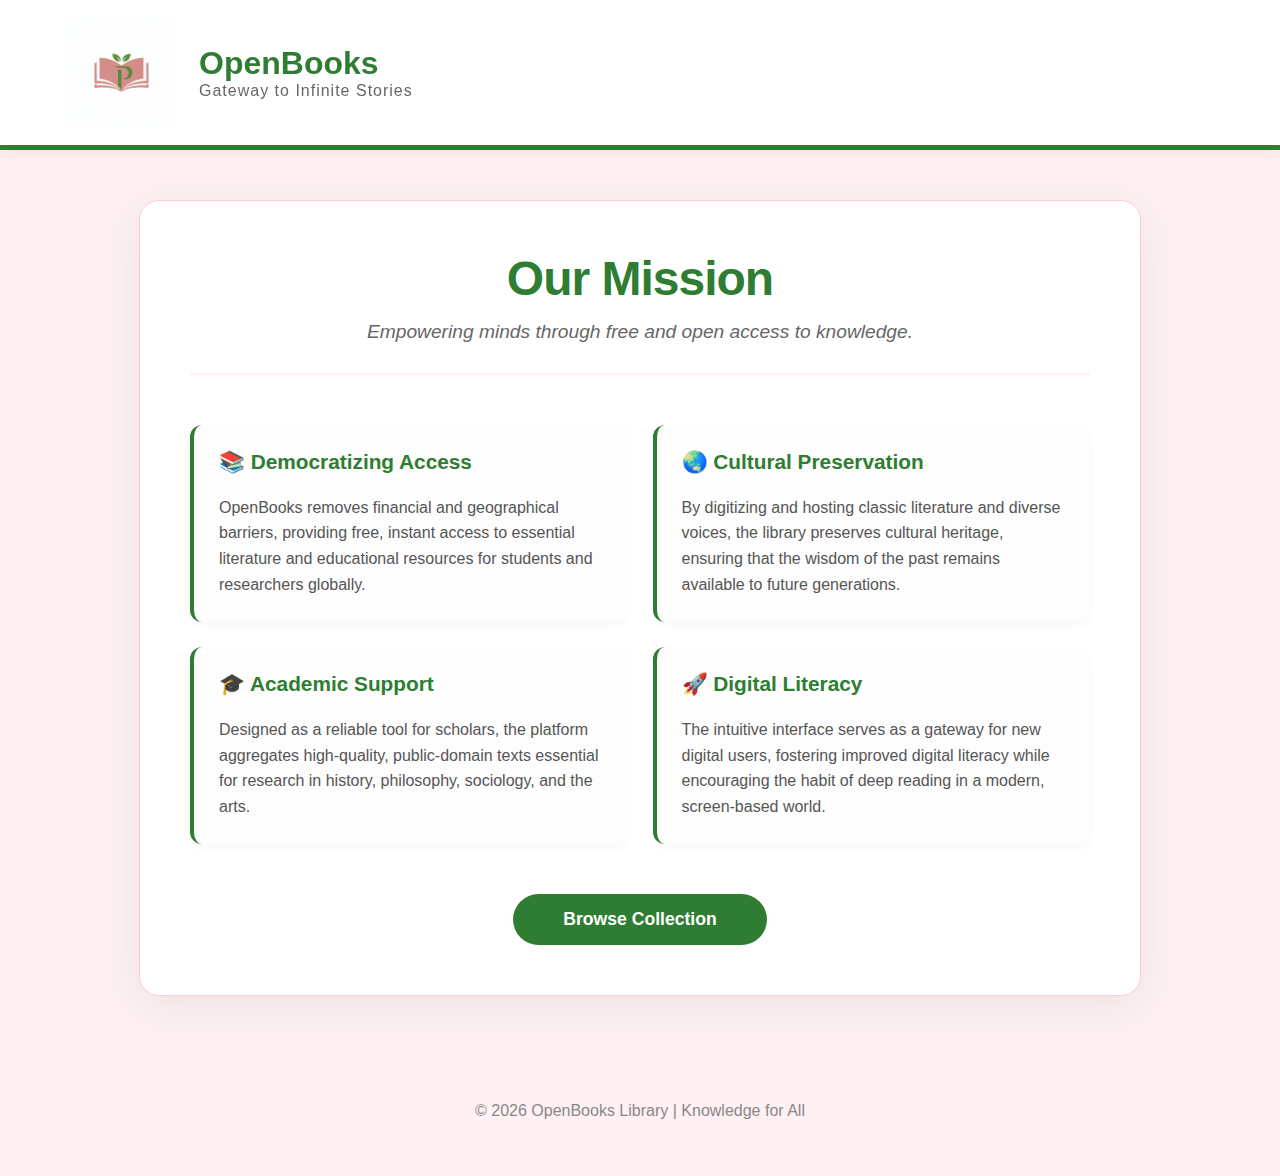
<file: about.html>
<!DOCTYPE html>
<html lang="en">
<head>
    <meta charset="UTF-8">
    <meta name="viewport" content="width=device-width, initial-scale=1.0">
    <title>About OpenBooks</title>
    <link rel="stylesheet" href="style.css">
    <style>
        .about-container {
            max-width: 900px;
            margin: 50px auto;
            background: white;
            padding: 50px;
            border-radius: 20px;
            box-shadow: 0 10px 40px rgba(46, 125, 50, 0.1);
            border: 1px solid var(--rose-accent);
        }
        
        /* Header Section */
        .mission-header {
            text-align: center;
            margin-bottom: 50px;
            border-bottom: 2px solid var(--rose-light);
            padding-bottom: 30px;
        }

        .mission-header h1 {
            color: var(--green-forest);
            font-size: 3rem;
            margin: 0;
            font-weight: 800;
            letter-spacing: -1px;
        }

        .mission-subtitle {
            font-size: 1.2rem;
            color: #666;
            margin-top: 15px;
            font-style: italic;
        }

        /* Uses/Utility Section */
        .uses-grid {
            display: grid;
            grid-template-columns: repeat(auto-fit, minmax(300px, 1fr));
            gap: 25px;
        }

        .use-card {
            background: #fdfdfd;
            padding: 25px;
            border-radius: 12px;
            border-left: 4px solid var(--green-forest);
            box-shadow: 0 4px 10px rgba(0,0,0,0.03);
            transition: transform 0.2s;
        }

        .use-card:hover {
            transform: translateY(-5px);
            background: #fff;
            box-shadow: 0 8px 20px rgba(0,0,0,0.08);
        }

        .use-card h3 {
            color: var(--green-forest);
            margin-top: 0;
            font-size: 1.3rem;
            display: flex;
            align-items: center;
            gap: 10px;
        }

        .use-card p {
            color: #555;
            line-height: 1.6;
            margin-bottom: 0;
        }

        .back-btn-container {
            text-align: center;
            margin-top: 50px;
        }

        .back-btn {
            display: inline-block;
            padding: 15px 50px;
            background-color: var(--green-forest);
            color: white;
            text-decoration: none;
            border-radius: 30px;
            font-weight: bold;
            font-size: 1.1rem;
            transition: 0.3s;
        }

        .back-btn:hover {
            background-color: var(--green-leaf);
            box-shadow: 0 5px 15px rgba(46, 125, 50, 0.3);
        }
    </style>
</head>
<body>

    <nav>
        <div class="nav-left">
            <a href="index.html" class="logo-link">
                <img src="logo.png" alt="Logo" class="lib-logo">
                <div class="logo-text">
                    <span class="brand-name">OpenBooks</span>
                    <span class="founder">Gateway to Infinite Stories</span>
                </div>
            </a>
        </div>
    </nav>

    <div class="about-container">
        
        <div class="mission-header">
            <h1>Our Mission</h1>
            <div class="mission-subtitle">Empowering minds through free and open access to knowledge.</div>
        </div>
        
        <div class="uses-grid">
            
            <div class="use-card">
                <h3>📚 Democratizing Access</h3>
                <p>OpenBooks removes financial and geographical barriers, providing free, instant access to essential literature and educational resources for students and researchers globally.</p>
            </div>

            <div class="use-card">
                <h3>🌏 Cultural Preservation</h3>
                <p>By digitizing and hosting classic literature and diverse voices, the library preserves cultural heritage, ensuring that the wisdom of the past remains available to future generations.</p>
            </div>

            <div class="use-card">
                <h3>🎓 Academic Support</h3>
                <p>Designed as a reliable tool for scholars, the platform aggregates high-quality, public-domain texts essential for research in history, philosophy, sociology, and the arts.</p>
            </div>

            <div class="use-card">
                <h3>🚀 Digital Literacy</h3>
                <p>The intuitive interface serves as a gateway for new digital users, fostering improved digital literacy while encouraging the habit of deep reading in a modern, screen-based world.</p>
            </div>

        </div>

        <div class="back-btn-container">
            <a href="index.html" class="back-btn">Browse Collection</a>
        </div>

    </div>

    <footer>
        <p>&copy; 2026 OpenBooks Library | Knowledge for All</p>
    </footer>

</body>
</html>
</file>
<file: style.css>
:root {
    --rose-light: #fff0f3;  
    --rose-accent: #ffccd5; 
    --green-forest: #2e7d32; 
    --green-leaf: #4caf50;   
    --dark-text: #2c3e50;
}

body {
    font-family: 'Segoe UI', Tahoma, Geneva, Verdana, sans-serif;
    margin: 0;
    background-color: var(--rose-light);
    color: var(--dark-text);
}

/* Navigation */
nav {
    display: flex;
    justify-content: space-between;
    align-items: center;
    padding: 15px 5%;
    background: white;
    border-bottom: 5px solid var(--green-forest);
    position: sticky;
    top: 0;
    z-index: 1000;
    box-shadow: 0 4px 10px rgba(0,0,0,0.05);
}

.nav-left {
    display: flex;
    align-items: center;
    gap: 20px;
}

/* New class to remove underline from the logo link */
.logo-link {
    text-decoration: none;
    display: flex;
    align-items: center;
    gap: 20px;
    color: inherit;
}

.lib-logo {
    height: 115px; 
    width: 115px;
    object-fit: contain;
    border-radius: 10px;
}

.logo-text {
    display: flex;
    flex-direction: column;
}

.brand-name {
    font-size: 2rem;
    font-weight: bold;
    color: var(--green-forest);
}

.founder {
    font-size: 1rem;
    color: #666;
    letter-spacing: 1px;
}

/* Search Bar */
#searchInput {
    padding: 12px 20px;
    border: 2px solid var(--rose-accent);
    border-radius: 25px;
    width: 250px;
    outline: none;
}

#searchInput:focus {
    border-color: var(--green-forest);
}

/* Header Section */
header {
    text-align: center;
    padding: 60px 20px;
    background: white;
    margin: 30px 5%;
    border-radius: 20px;
    border: 1px solid var(--rose-accent);
}

.organized-by {
    color: var(--green-forest);
    font-weight: bold;
    text-transform: uppercase;
    letter-spacing: 2px;
}

/* Book Grid Layout */
.book-grid {
    display: grid;
    grid-template-columns: repeat(auto-fill, minmax(220px, 1fr));
    gap: 30px;
    padding: 40px 5%;
}

.book-card {
    background: white;
    border-radius: 15px;
    padding: 15px;
    text-align: center;
    border: 1px solid var(--rose-accent);
    transition: 0.3s;
}

.book-card:hover {
    transform: translateY(-10px);
    border-color: var(--green-forest);
    box-shadow: 0 10px 20px rgba(0,0,0,0.1);
}

.book-card img {
    width: 100%;
    height: 300px;
    object-fit: cover;
    border-radius: 10px;
}

.read-btn {
    display: inline-block;
    margin-top: 15px;
    padding: 10px 25px;
    background-color: var(--green-forest);
    color: white;
    text-decoration: none;
    border-radius: 8px;
    font-weight: bold;
}

.read-btn:hover {
    background-color: var(--green-leaf);
}

footer {
    text-align: center;
    padding: 40px;
    color: #888;
}
</file>
